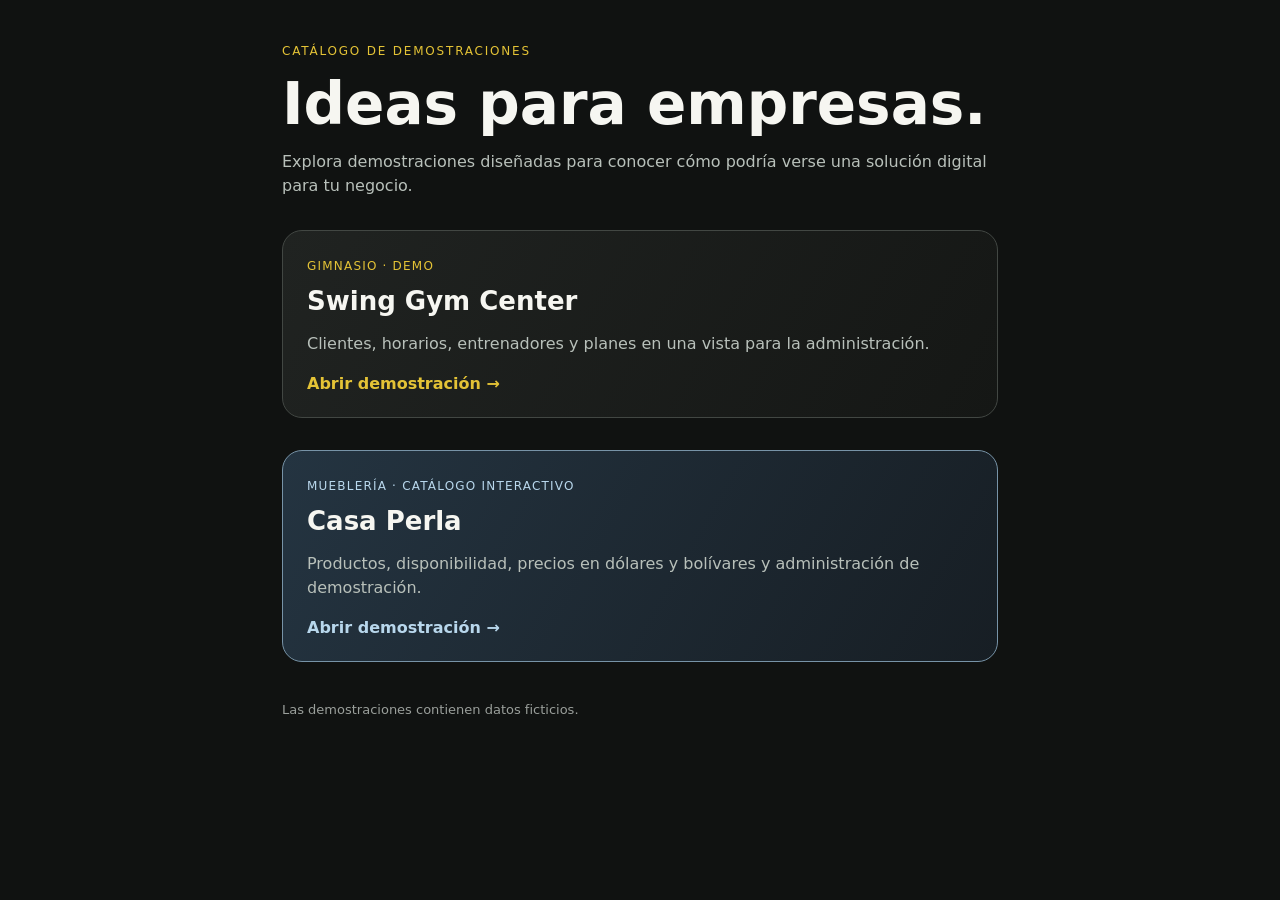
<file: index.html>
<!doctype html>
<html lang="es">
<head>
<meta charset="utf-8">
<meta name="viewport" content="width=device-width,initial-scale=1">
<title>Demostraciones para empresas</title>
<style>*{box-sizing:border-box}
body{margin:0;background:#101211;color:#f6f6f1;font-family:system-ui,sans-serif}
main{max-width:760px;margin:auto;padding:44px 22px}
.eyebrow{color:#e4c336;text-transform:uppercase;letter-spacing:.15em;font-size:12px}
h1{font-size:clamp(34px,9vw,58px);line-height:1.04;margin:16px 0}
p{color:#b8c0ba;line-height:1.5}
.card{display:block;margin-top:32px;border:1px solid #424743;border-radius:20px;padding:24px;color:inherit;text-decoration:none;background:linear-gradient(120deg,#202321,#151715)}
.card:hover,.card:focus-visible{border-color:#e4c336;outline:none}
.label{color:#e4c336;font-size:12px;letter-spacing:.1em;text-transform:uppercase}
.title{font-size:26px;font-weight:750;margin:12px 0 6px}
.link{display:block;color:#e4c336;margin-top:18px;font-weight:700}
footer{color:#9a9f9b;font-size:13px;margin-top:40px}
</style>
</head>
<body>
<main>
<div class="eyebrow">Catálogo de demostraciones</div>
<h1>Ideas para empresas.</h1>
<p>Explora demostraciones diseñadas para conocer cómo podría verse una solución digital para tu negocio.</p>
<a class="card" href="swing-gym-center/">
<span class="label">Gimnasio · Demo</span>
<div class="title">Swing Gym Center</div>
<p>Clientes, horarios, entrenadores y planes en una vista para la administración.</p>
<span class="link">Abrir demostración →</span>
</a>
<a class="card" href="muebleria-demo/" style="border-color:#7793a7;background:linear-gradient(120deg,#243441,#171e24)">
<span class="label" style="color:#b8d7ec">Mueblería · Catálogo interactivo</span>
<div class="title">Casa Perla</div>
<p>Productos, disponibilidad, precios en dólares y bolívares y administración de demostración.</p>
<span class="link" style="color:#b8d7ec">Abrir demostración →</span>
</a>
<footer>Las demostraciones contienen datos ficticios.</footer>
</main>
</body>
</html>
</file>
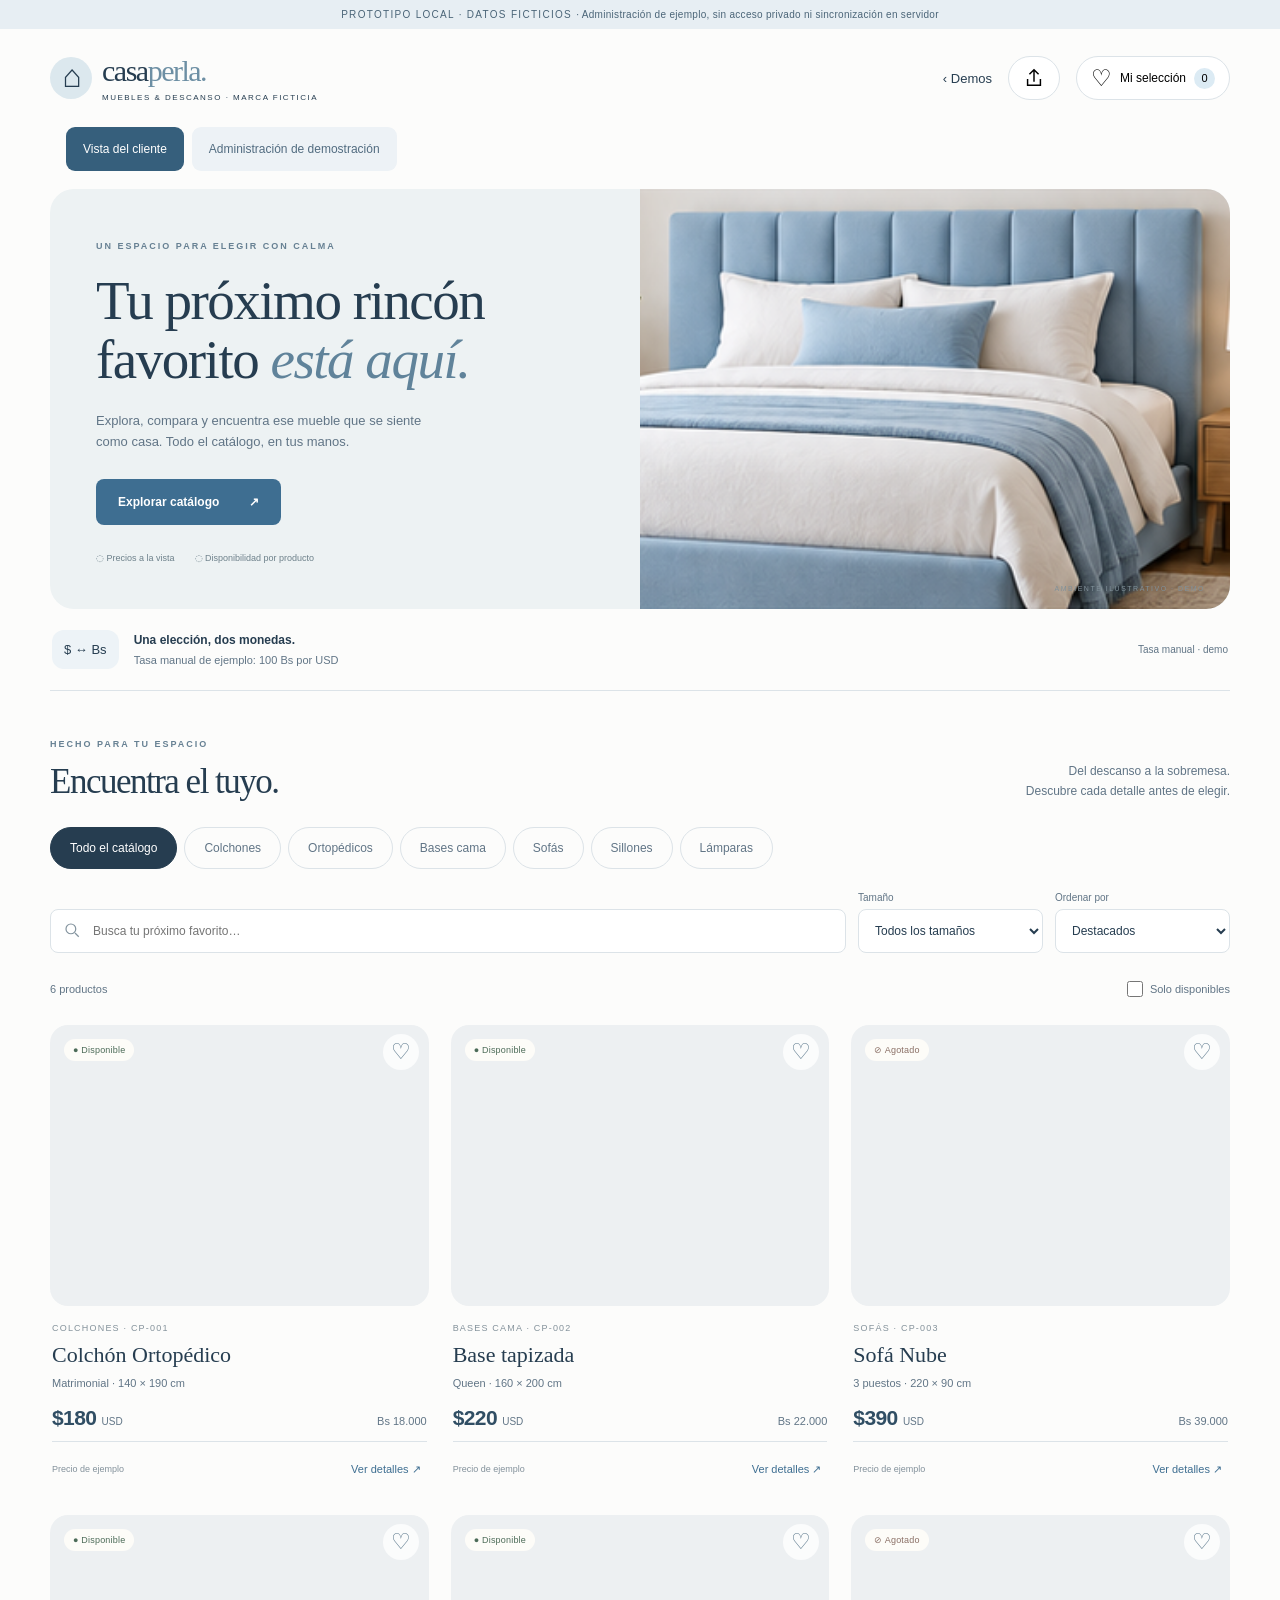
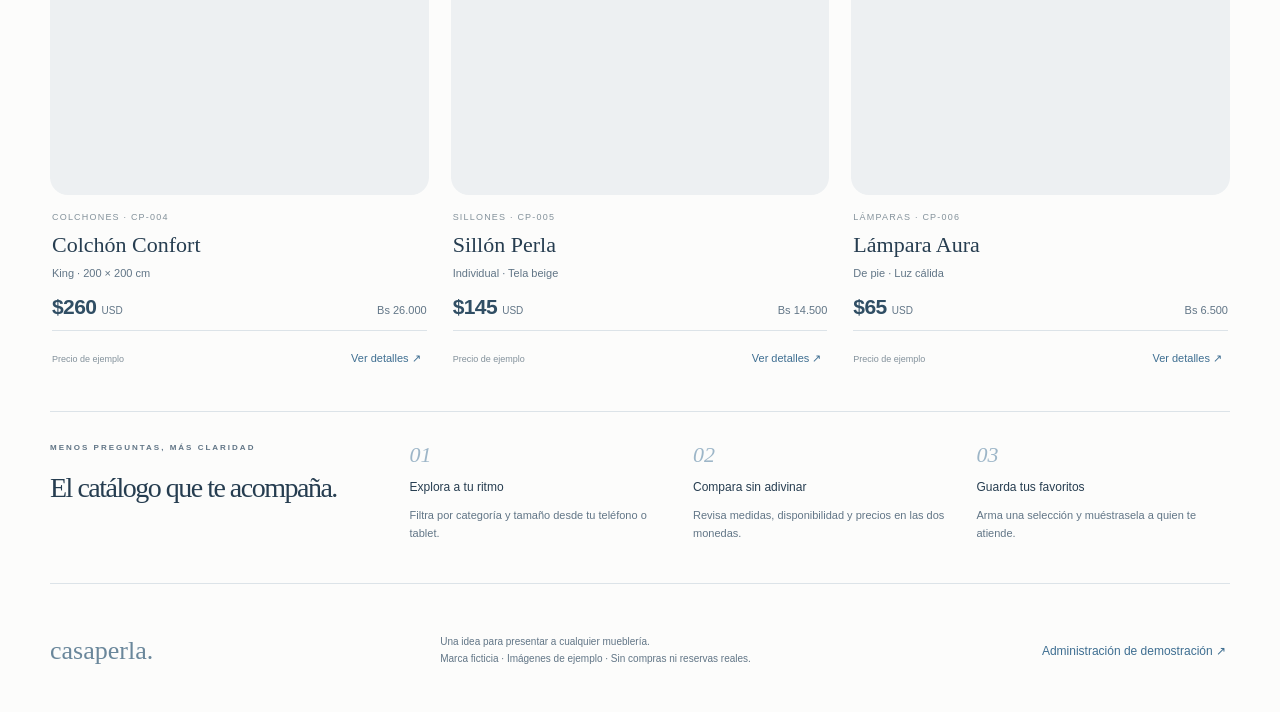
<file: muebleria-demo/index.html>
<!doctype html>
<html lang="es"><head><meta charset="utf-8"><meta name="viewport" content="width=device-width,initial-scale=1"><meta name="theme-color" content="#f7f8fa"><meta name="description" content="Demostración de catálogo digital para mueblerías: productos, disponibilidad y precios de ejemplo."><title>Casa Perla · Catálogo de demostración</title><link rel="stylesheet" href="styles.css"><link rel="stylesheet" href="admin.css"><link rel="stylesheet" href="responsive.css"></head>
<body id="top"><svg width="0" height="0" aria-hidden="true" style="position:absolute"><defs><image id="product-sheet" href="product-sheet.png" width="887" height="1774"/></defs></svg><div class="demo-ribbon">PROTOTIPO LOCAL · DATOS FICTICIOS <span>· Administración de ejemplo, sin acceso privado ni sincronización en servidor</span></div>
<header class="header"><a class="brand" href="#top" aria-label="Casa Perla, inicio"><span class="brand-icon" aria-hidden="true">⌂</span><span>casa<span class="brand-perla">perla.</span><small>MUEBLES & DESCANSO · MARCA FICTICIA</small></span></a><nav aria-label="Navegación principal"><a href="../" class="catalog-back">‹ Demos</a><button id="share-catalog" class="icon-button" aria-label="Compartir catálogo"><svg viewBox="0 0 24 24" aria-hidden="true"><path d="M12 16V3m-5 5 5-5 5 5M5 13v7h14v-7"/></svg></button><button id="favorites" class="favorite-nav" aria-pressed="false"><span aria-hidden="true">♡</span> <span class="favorites-label">Mi selección</span><span id="favorite-count">0</span></button></nav></header>
<div class="mode-bar"><button id="mode-catalog" aria-pressed="true">Vista del cliente</button><button id="mode-admin" aria-pressed="false">Administración de demostración</button></div><div id="save-status" role="status" class="save-status"></div>
<main id="client-view"><section class="hero" aria-labelledby="hero-title"><div class="hero-copy"><p class="eyebrow">UN ESPACIO PARA ELEGIR CON CALMA</p><h1 id="hero-title">Tu próximo rincón<br>favorito <em>está aquí.</em></h1><p>Explora, compara y encuentra ese mueble que se siente como casa. Todo el catálogo, en tus manos.</p><a class="primary" href="#catalogo">Explorar catálogo <span aria-hidden="true">↗</span></a><div class="hero-tags"><span>◌ Precios a la vista</span><span>◌ Disponibilidad por producto</span></div></div><div class="hero-scene" id="hero-scene" aria-hidden="true"></div><span class="scene-caption">AMBIENTE ILUSTRATIVO · DEMO</span></section>
<section class="rate-bar" aria-label="Conversión de moneda"><div><span class="currency-icon" aria-hidden="true">$ ↔ Bs</span><div><strong>Una elección, dos monedas.</strong><p id="rate-summary">Tasa de ejemplo: 100 Bs por USD</p></div></div><span class="manual-rate-note">Tasa manual · demo</span></section>

<section id="catalogo" class="catalog-section" aria-labelledby="catalog-title"><div class="section-intro"><div><p class="eyebrow">HECHO PARA TU ESPACIO</p><h2 id="catalog-title">Encuentra el tuyo.</h2></div><p>Del descanso a la sobremesa.<br>Descubre cada detalle antes de elegir.</p></div>
<div class="category-tabs" role="group" aria-label="Categorías"><button data-category="all" aria-pressed="true">Todo el catálogo</button><button data-category="colchones" aria-pressed="false">Colchones</button><button data-category="ortopedicos" aria-pressed="false">Ortopédicos</button><button data-category="bases" aria-pressed="false">Bases cama</button><button data-category="sofas" aria-pressed="false">Sofás</button><button data-category="sillones" aria-pressed="false">Sillones</button><button data-category="lamparas" aria-pressed="false">Lámparas</button></div>
<div class="filters"><div class="search-wrap"><svg viewBox="0 0 24 24" aria-hidden="true"><circle cx="10.5" cy="10.5" r="6.5"/><path d="m16 16 5 5"/></svg><label class="sr-only" for="search">Buscar producto</label><input id="search" type="search" placeholder="Busca tu próximo favorito…" maxlength="100"></div><div><label for="size">Tamaño</label><select id="size"><option value="all">Todos los tamaños</option>Individual</option><option>Matrimonial</option><option>Queen</option><option>King</option><option value="na">Otros muebles</option></select></div><div><label for="sort">Ordenar por</label><select id="sort"><option value="featured">Destacados</option><option value="price-asc">Menor precio</option><option value="price-desc">Mayor precio</option></select></div></div>
<div class="results-line"><p id="result-count" aria-live="polite"></p><label class="availability-toggle"><input type="checkbox" id="only-stock"> Solo disponibles</label></div><div id="selection-bar" class="selection-bar" hidden><p id="selection-total"></p><button id="clear-selection" class="text-button">Vaciar selección</button><button id="print-selection" class="text-button">Imprimir selección ↗</button></div><div id="products" class="products"></div><nav class="pager" id="product-pager" aria-label="Páginas de productos"><button id="previous-page" aria-label="Página anterior">‹ Anterior</button><p id="page-label" aria-live="polite"></p><button id="next-page" aria-label="Página siguiente">Siguiente ›</button></nav><div id="empty" class="empty" hidden><span aria-hidden="true">⌕</span><h3>No encontramos esa combinación.</h3><p>Prueba otra categoría, tamaño o nombre.</p><button id="reset" class="primary">Ver todo el catálogo</button></div>
</section><section class="how-it-works"><div><p class="eyebrow">MENOS PREGUNTAS, MÁS CLARIDAD</p><h2>El catálogo que te acompaña.</h2></div><div><span>01</span><h3>Explora a tu ritmo</h3><p>Filtra por categoría y tamaño desde tu teléfono o tablet.</p></div><div><span>02</span><h3>Compara sin adivinar</h3><p>Revisa medidas, disponibilidad y precios en las dos monedas.</p></div><div><span>03</span><h3>Guarda tus favoritos</h3><p>Arma una selección y muéstrasela a quien te atiende.</p></div></section>
<footer><a class="footer-brand" href="#top">casaperla.</a><p>Una idea para presentar a cualquier mueblería.<br>Marca ficticia · Imágenes de ejemplo · Sin compras ni reservas reales.</p><button id="footer-admin" class="text-button">Administración de demostración ↗</button></footer></main>
<main id="admin-view" hidden><div class="admin-intro"><div><p class="eyebrow">ADMINISTRACIÓN → PRODUCTOS</p><h1>Tu catálogo, al día.</h1><p>Busca el artículo y cambia su disponibilidad. La vista del cliente se actualiza con el mismo registro.</p></div><button id="view-catalog" class="primary">Ver catálogo del cliente ↗</button></div><div class="owner-note"><strong>Esta es una demostración sin contraseña.</strong> Los cambios son de prueba y se conservan solo en este navegador si permite guardar. No se actualizan los teléfonos de otros clientes. La versión real necesitará acceso privado y almacenamiento compartido.</div>
<section class="owner-rate"><div><strong>Tasa de conversión</strong><p>Actualiza una sola tasa y recalcula todos los precios en bolívares.</p></div><button id="edit-rate" class="text-button" aria-expanded="false" aria-controls="rate-form">Editar tasa ↗</button></section><form id="rate-form" class="rate-form" hidden><div><label for="rate">Tasa de conversión · Bs por USD</label><input id="rate" type="number" min="0.01" max="1000000" step="0.01" value="100" required inputmode="decimal"></div><button class="primary" type="submit">Aplicar tasa</button><p>No se consulta una tasa oficial. El valor es manual y se usa solo para esta demostración.</p></form><div class="admin-stats"><div><strong id="admin-total">6</strong><span>Productos</span></div><div><strong id="admin-available">4</strong><span>Disponibles</span></div><div><strong id="admin-out">2</strong><span>Agotados</span></div></div><div class="admin-toolbar"><div><label for="admin-search">Buscar producto o código</label><input id="admin-search" type="search" placeholder="Ej. lámpara o CP-006"></div><div><label for="admin-filter">Disponibilidad</label><select id="admin-filter"><option value="all">Todos</option><option value="available">Disponibles</option><option value="out">Agotados</option></select></div></div><div id="admin-list" class="admin-list"></div><nav class="pager" id="admin-pager" aria-label="Páginas administrativas"><button id="admin-previous">‹ Anterior</button><p id="admin-page-label" aria-live="polite"></p><button id="admin-next">Siguiente ›</button></nav><p id="admin-empty" class="empty" hidden>No hay productos que coincidan con la búsqueda.</p>
<details class="owner-extras"><summary>Historial y copias de seguridad</summary><section class="admin-bottom"><div><h2>Cambios recientes</h2><p class="muted">Historial local de esta demostración.</p><div id="history"></div></div><div><h2>Copia de tus cambios</h2><p class="muted">Descarga un respaldo antes de cambiar de navegador o borrar sus datos. Restaurarlo reemplaza los registros de este prototipo.</p><button id="backup" class="primary">Descargar respaldo</button><label for="restore" class="restore-label">Restaurar respaldo JSON<input id="restore" type="file" accept=".json,application/json"></label></div></section></details></main>
<dialog id="editor" aria-labelledby="editor-title"><form id="edit-product"><div class="editor-top"><p class="eyebrow">EDITAR PRODUCTO DE EJEMPLO</p><button type="button" id="cancel-edit-top" class="close-button" aria-label="Cerrar edición">×</button><h2 id="editor-title"></h2><p id="editing-code" class="muted"></p></div><input id="edit-id" type="hidden"><label for="edit-name">Nombre del producto</label><input id="edit-name" maxlength="80" required><div class="edit-grid"><div><label for="edit-price">Precio en dólares (USD)</label><input id="edit-price" type="number" min="0.01" max="1000000" step="0.01" required inputmode="decimal"></div><div><label for="edit-state">Disponibilidad</label><select id="edit-state"><option value="available">Disponible</option><option value="out">Agotado</option></select></div></div><p class="edit-help">El precio en bolívares se calcula con la tasa manual del catálogo. Un producto agotado permanece visible y no se elimina.</p><p id="edit-error" role="alert"></p><div class="editor-actions"><button type="button" id="cancel-edit" class="text-button">Cancelar</button><button type="submit" class="primary">Guardar cambios</button></div></form></dialog>
<dialog id="detail" aria-labelledby="detail-title"><button id="close-detail" class="close-button" aria-label="Cerrar ficha">×</button><div id="detail-content"></div></dialog><div id="toast" class="toast" role="status" aria-live="polite"></div>
<script src="app.js"></script></body></html>
</file>
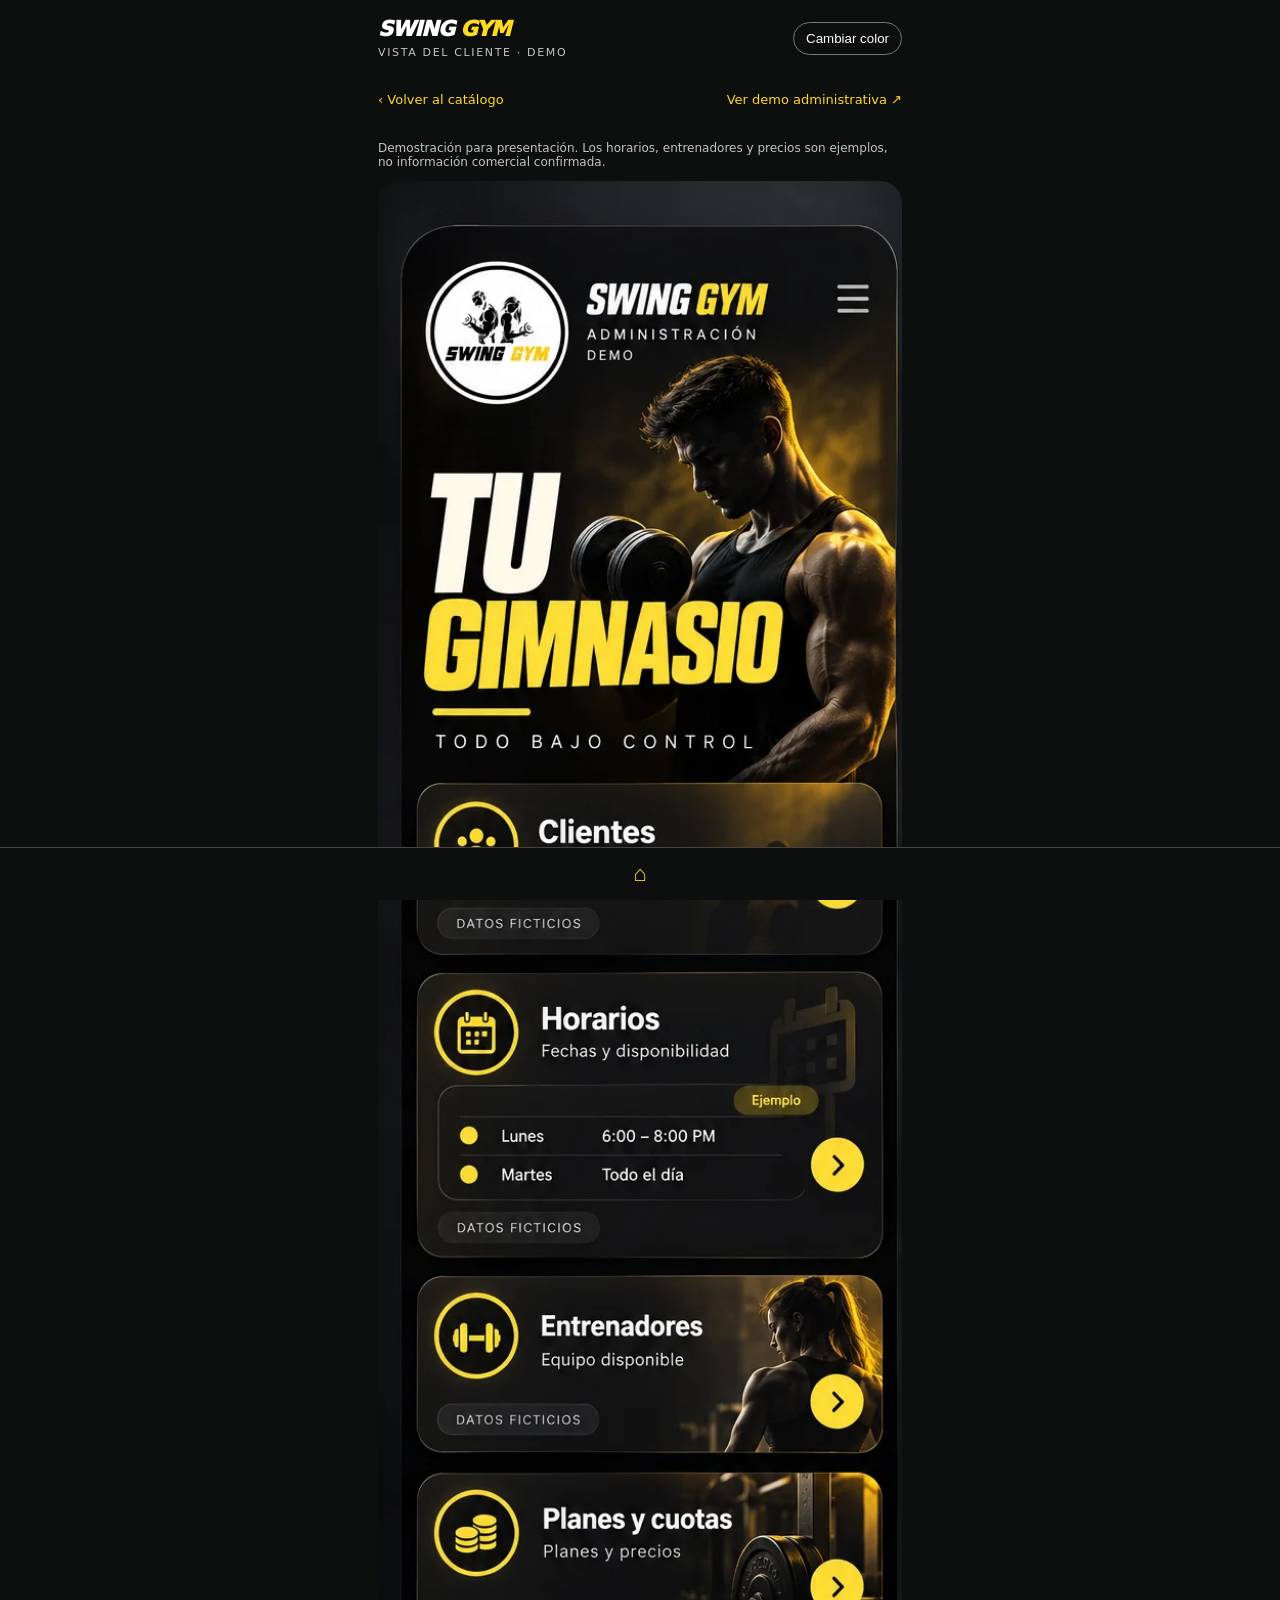
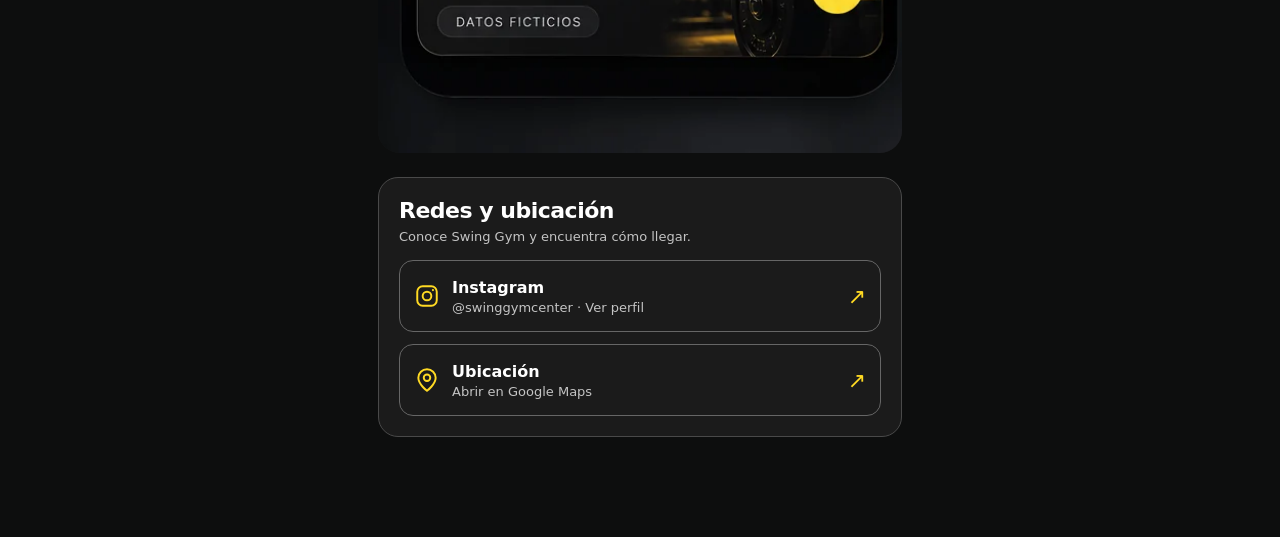
<file: swing-gym-center/index.html>
<!doctype html>
<html lang="es">
<head>
<meta charset="utf-8">
<meta name="viewport" content="width=device-width,initial-scale=1">
<meta name="theme-color" content="#101112">
<title>Swing Gym · Vista del cliente</title>
<style>
*{box-sizing:border-box}body{margin:0;background:#0d0e0e;color:#fff;font-family:system-ui,sans-serif;--accent:#ffda23;--card:#1b1b1b;--ink:#fff;--muted:#c4c4c4;--bg:#0d0e0e}body.verde{--accent:#b6d1a8;--card:#153d36;--ink:#fff;--muted:#c5d8d2;--bg:#09241f;background:var(--bg)}main{max-width:560px;margin:auto;padding:0 18px 100px}.bar{display:flex;align-items:center;justify-content:space-between;padding:17px 0}.brand{font-size:21px;font-weight:950;font-style:italic;letter-spacing:-1px}.brand em{color:var(--accent)}.pill{font-size:11px;color:var(--muted);letter-spacing:.15em}.switch{border:1px solid #777;color:var(--ink);background:transparent;border-radius:20px;padding:8px 12px;cursor:pointer}.visual{position:relative;width:100%;aspect-ratio:1/3;border-radius:22px;overflow:hidden;background:#181818}.visual img{display:block;position:absolute;top:0;left:0;width:200%;max-width:none;height:auto}.verde .visual img{left:-100%}.hero-label{font-size:12px;color:var(--muted);letter-spacing:.18em;margin:24px 0 6px}.heading{font-size:28px;letter-spacing:-1px;margin:0 0 18px}.grid{display:grid;gap:12px}.tile{display:flex;gap:16px;align-items:center;text-align:left;width:100%;background:linear-gradient(120deg,var(--card),#262625);color:var(--ink);border:1px solid #4a4a45;border-radius:20px;padding:19px;cursor:pointer}.verde .tile{background:linear-gradient(120deg,var(--card),#246055)}.icon{border:2px solid var(--accent);color:var(--accent);height:52px;width:52px;display:grid;place-items:center;border-radius:50%;font-size:24px;flex:none}.tile strong{font-size:20px;display:block}.tile small{color:var(--muted);font-size:13px}.arrow{margin-left:auto;background:var(--accent);color:#121212;border-radius:50%;width:38px;height:38px;display:grid;place-items:center;font-size:25px}.note{color:var(--muted);font-size:12px}.row{padding:16px 0;border-bottom:1px solid #555;display:flex;justify-content:space-between;gap:10px}.row strong{display:block}.row small{color:var(--muted)}.badge{color:var(--accent);font-size:13px;white-space:nowrap}.back{background:transparent;border:0;color:var(--accent);font-size:18px;padding:18px 0;cursor:pointer}.panel{background:var(--card);border:1px solid #494949;border-radius:20px;padding:20px}.day{width:100%;background:#252525;color:white;border:1px solid #777;border-radius:12px;padding:13px;font-size:15px;margin:6px 0}.verde .day{background:#163c35}.nav{position:fixed;bottom:0;left:0;width:100%;background:var(--bg);border-top:1px solid #444;padding:12px;text-align:center}.nav button{background:none;border:0;color:var(--accent);font-size:22px;cursor:pointer}button:focus-visible,select:focus-visible{outline:3px solid var(--accent)}@media(max-width:380px){.bar{gap:12px}.switch{padding:8px 10px}}

/* La portada es una imagen compuesta: mostramos un solo panel y activamos sus zonas táctiles. */
.visual-hit,.visual-menu-trigger{position:absolute;display:block;z-index:2;border:0;background:transparent;padding:0;cursor:pointer}
.visual-hit{left:5%;width:90%}
.hit-clients{top:38.3%;height:11.2%}
.hit-schedule{top:50.4%;height:18.2%}
.hit-coaches{top:69.6%;height:11.5%}
.hit-plans{top:82.1%;height:12%}
.visual-menu-trigger{top:4.5%;right:4%;width:12%;height:6%}
.visual-hit:focus-visible,.visual-menu-trigger:focus-visible{outline:3px solid var(--accent);outline-offset:-3px;border-radius:14px}
.visual-menu-list{position:absolute;top:11%;right:4%;z-index:3;display:grid;gap:5px;width:min(65%,260px);padding:10px;border:1px solid #747a70;border-radius:16px;background:var(--bg);box-shadow:0 12px 30px #0009}
.visual-menu-list[hidden]{display:none}
.visual-menu-list button{padding:13px 10px;text-align:left;border:1px solid #505a51;border-radius:10px;background:var(--card);color:var(--ink);font:inherit}
.visual-menu-list button:focus-visible{outline:3px solid var(--accent)}
.catalog-link{display:inline-flex;align-items:center;min-height:44px;margin:0 0 8px;color:var(--accent);font-size:13px;text-decoration:none}.catalog-link:hover{text-decoration:underline}.catalog-link:focus-visible{outline:3px solid var(--accent);outline-offset:3px}

.social-section{margin-top:24px;padding:20px;background:var(--card);border:1px solid #494949;border-radius:20px}
.social-section h2{margin:0 0 6px;font-size:22px;letter-spacing:-.5px}
.social-section>p{margin:0 0 16px;color:var(--muted);font-size:13px}
.social-links{display:grid;gap:12px}
.social-link{display:flex;align-items:center;gap:12px;min-height:72px;padding:14px;border:1px solid #666;border-radius:14px;color:var(--ink);text-decoration:none;overflow-wrap:anywhere}
.social-link:hover{border-color:var(--accent)}
.social-link:focus-visible{outline:3px solid var(--accent);outline-offset:3px}
.social-link svg{width:26px;height:26px;flex:none;color:var(--accent)}
.social-link strong{display:block;font-size:16px}
.social-link small{display:block;color:var(--muted);font-size:13px;margin-top:3px}
.social-link .external-arrow{margin-left:auto;color:var(--accent);font-size:22px;flex:none}
</style>
</head>
<body>
<main>
<header class="bar">
<div>
<div class="brand">SWING <em>GYM</em>
</div>
<span class="pill">VISTA DEL CLIENTE · DEMO</span>
</div>
<button class="switch" id="theme">Cambiar color</button>
</header>
<a class="catalog-link" href="../">‹ Volver al catálogo</a>
<a class="catalog-link" href="admin.html" style="float:right">Ver demo administrativa ↗</a>
<p class="note">Demostración para presentación. Los horarios, entrenadores y precios son ejemplos, no información comercial confirmada.</p>
<div id="app">
</div>

<section class="social-section" aria-labelledby="social-title">
<h2 id="social-title">Redes y ubicación</h2>
<p>Conoce Swing Gym y encuentra cómo llegar.</p>
<div class="social-links">
<a class="social-link" href="https://www.instagram.com/swinggymcenter?vrfl=OWRlbHhrZjFyamN1" target="_blank" rel="noopener noreferrer" aria-label="Ver Instagram de Swing Gym, abre en una nueva pestaña">
<svg viewBox="0 0 24 24" fill="none" stroke="currentColor" stroke-width="1.8" aria-hidden="true"><rect x="3" y="3" width="18" height="18" rx="5"/><circle cx="12" cy="12" r="4"/><circle cx="17.5" cy="6.5" r="1" fill="currentColor" stroke="none"/></svg>
<span><strong>Instagram</strong><small>@swinggymcenter · Ver perfil</small></span><span class="external-arrow" aria-hidden="true">↗</span>
</a>
<a class="social-link" href="https://maps.app.goo.gl/sv69A3me9t3AqANJA" target="_blank" rel="noopener noreferrer" aria-label="Ver ubicación de Swing Gym en Google Maps, abre en una nueva pestaña">
<svg viewBox="0 0 24 24" fill="none" stroke="currentColor" stroke-width="1.8" aria-hidden="true"><path d="M20 10c0 6-8 12-8 12S4 16 4 10a8 8 0 1 1 16 0Z"/><circle cx="12" cy="10" r="3"/></svg>
<span><strong>Ubicación</strong><small>Abrir en Google Maps</small></span><span class="external-arrow" aria-hidden="true">↗</span>
</a>
</div>
</section>
</main>
<nav class="nav">
<button id="home" aria-label="Volver al inicio">⌂</button>
</nav>
<script>
const art='gym-visual.webp';const app=document.querySelector('#app');const theme=document.querySelector('#theme');theme.onclick=()=>{document.body.classList.toggle('verde');theme.textContent=document.body.classList.contains('verde')?'Colores del gym':'Cambiar color'};document.querySelector('#home').onclick=home;
const data={clientes:[['Bienvenido a Swing Gym','Explora los planes y horarios de demostración.','01'],['Encuentra tu plan','Compara las opciones en Planes y cuotas.','02'],['Conoce el gimnasio','Consulta Instagram y la ubicación al final de esta página.','03']],entrenadores:[['Carlos R.','Fuerza · Lunes y martes','Disponible'],['Laura M.','Baile · Miércoles y viernes','Disponible'],['Pedro G.','Funcional · Consultar horario','Ocupado']],planes:[['Mensual','30 días','USD 35'],['Pareja','30 días · 2 personas','USD 60'],['Por visita','Acceso por un día','USD 5']]};
const pages=['clientes','horarios','entrenadores','planes'];
function currentPage(){const page=location.hash.slice(1);return pages.includes(page)?page:'inicio';}
function renderRoute(){const page=currentPage();if(page==='inicio')renderHome();else renderPage(page);}
function navigate(page){if(currentPage()!==page){history.pushState(null,'',page==='inicio'?location.pathname+location.search:'#'+page);}renderRoute();}
function home(){navigate('inicio');}
function openPage(page){if(pages.includes(page))navigate(page);}
window.addEventListener('popstate',renderRoute);
function renderHome(){
  app.innerHTML = `<section class="visual" aria-label="Panel principal de Swing Gym">
    <img src="${art}" alt="Portada de Swing Gym con cuatro módulos: Clientes, Horarios, Entrenadores, y Planes y cuotas">
    <button class="visual-hit hit-clients" data-page="clientes" aria-label="Abrir Clientes"></button>
    <button class="visual-hit hit-schedule" data-page="horarios" aria-label="Abrir Horarios"></button>
    <button class="visual-hit hit-coaches" data-page="entrenadores" aria-label="Abrir Entrenadores"></button>
    <button class="visual-hit hit-plans" data-page="planes" aria-label="Abrir Planes y cuotas"></button>
    <button class="visual-menu-trigger" id="visualMenuTrigger" aria-label="Abrir menú de secciones" aria-expanded="false" aria-controls="visualMenu"></button>
    <div class="visual-menu-list" id="visualMenu" hidden>
      <button data-page="clientes">Clientes</button>
      <button data-page="horarios">Horarios</button>
      <button data-page="entrenadores">Entrenadores</button>
      <button data-page="planes">Planes y cuotas</button>
    </div>
  </section>`;
  app.querySelectorAll("[data-page]").forEach(button=>button.addEventListener("click",()=>openPage(button.dataset.page)));
  const trigger=app.querySelector("#visualMenuTrigger");
  const menu=app.querySelector("#visualMenu");
  trigger.addEventListener("click",()=>{menu.hidden=!menu.hidden;trigger.setAttribute("aria-expanded",String(!menu.hidden));});
  window.scrollTo(0,0);
}
function renderPage(p){const titles={clientes:'Información para clientes',horarios:'Horarios y disponibilidad',entrenadores:'Entrenadores',planes:'Planes y cuotas'};app.innerHTML=`<button class="back">‹ Inicio</button>
<p class="hero-label">SWING GYM · DEMO</p>
<h1 class="heading">${titles[p]}</h1>
<p class="note">Toda la información es ficticia.</p>
<div class="panel" id="content">
</div>`;app.querySelector('.back').onclick=home;let c=document.querySelector('#content');if(p==='horarios'){const schedule={'Lunes':'6:00–8:00 PM','Martes':'Todo el día','Miércoles':'8:00–11:00 AM','Jueves':'Sin disponibilidad','Viernes':'2:00–5:00 PM'};c.innerHTML=`<label for="fecha">Selecciona una fecha</label>
<input type="date" class="day" id="fecha">
<p class="note">Disponibilidad de ejemplo por día</p>
<div id="list">${Object.entries(schedule).map(([a,b])=>`<div class="row">
<strong>${a}</strong>
<span class="badge">${b}</span>
</div>`).join('')}</div>`;c.querySelector('#fecha').onchange=e=>{if(!e.target.value){c.querySelector('#list').innerHTML=Object.entries(schedule).map(([day,time])=>`<div class="row"><strong>${day}</strong><span class="badge">${time}</span></div>`).join('');return;}const d=new Date(e.target.value+'T12:00:00');const days=['Domingo','Lunes','Martes','Miércoles','Jueves','Viernes','Sábado'];let name=days[d.getDay()];c.querySelector('#list').innerHTML=`<div class="row">
<strong>${name}</strong>
<span class="badge">${schedule[name]||'Sin datos de ejemplo'}</span>
</div>`}}else c.innerHTML=data[p].map(x=>`<div class="row">
<div>
<strong>${x[0]}</strong>
<small>${x[1]}</small>
</div>
<span class="badge">${x[2]}</span>
</div>`).join('');window.scrollTo(0,0)}renderRoute();
</script>
</body>
</html>
</file>
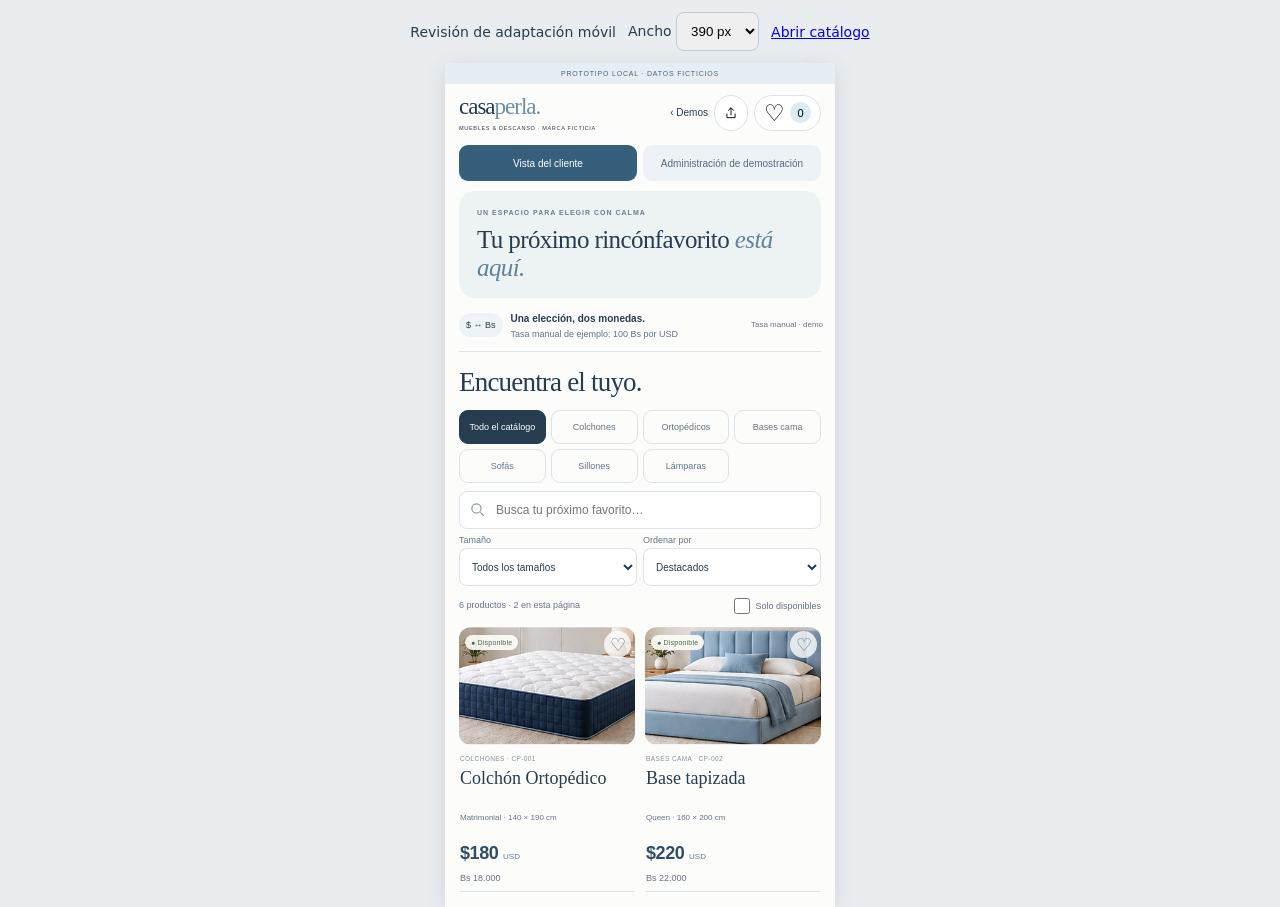
<file: muebleria-demo/qa.html>
<!doctype html><html lang="es"><head><meta charset="utf-8"><meta name="viewport" content="width=device-width,initial-scale=1"><title>Revisión de adaptación móvil · Casa Perla</title><style>*{box-sizing:border-box}body{margin:0;background:#e9edf0;color:#263d50;font:14px system-ui}header{padding:12px;display:flex;align-items:center;gap:12px;justify-content:center;flex-wrap:wrap}select{padding:10px;border-radius:8px;border:1px solid #bdccd6}iframe{display:block;background:white;max-width:100%;margin:auto;border:0;box-shadow:0 4px 20px #33445522}p{margin:0}</style></head><body><header><p>Revisión de adaptación móvil</p><label>Ancho <select id="width"><option value="320">320 px</option><option value="390" selected>390 px</option><option value="430">430 px</option><option value="768">768 px</option></select></label><a href="./">Abrir catálogo</a></header><iframe id="mobile-preview" title="Catálogo en pantalla móvil" src="./" width="390" height="844"></iframe><script>document.getElementById('width').onchange=e=>document.getElementById('mobile-preview').width=e.target.value;</script></body></html>
</file>
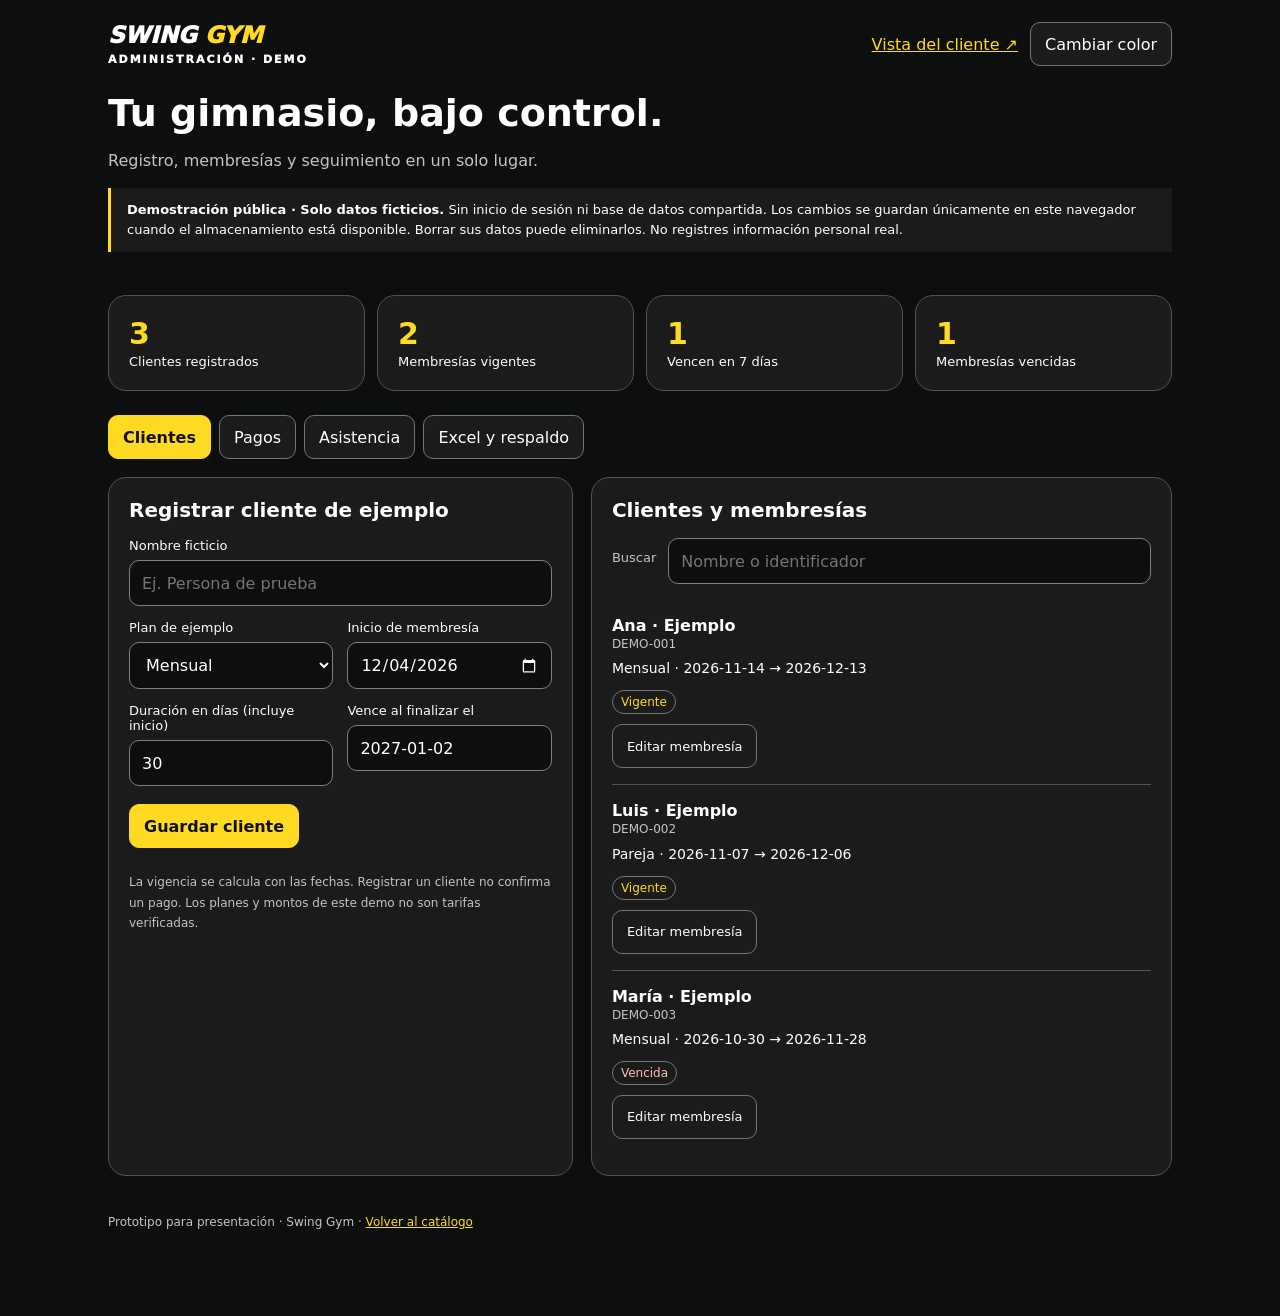
<file: swing-gym-center/admin.html>
<!doctype html>
<html lang="es"><head><meta charset="utf-8"><meta name="viewport" content="width=device-width,initial-scale=1"><meta name="theme-color" content="#101112"><title>Swing Gym · Administración de demostración</title>
<style>
*{box-sizing:border-box}body{margin:0;background:var(--bg);color:#fff;font-family:system-ui,sans-serif;--bg:#0d0e0e;--card:#1b1b1b;--accent:#ffda23;--muted:#c4c4c4}body.verde{--bg:#09241f;--card:#153d36;--accent:#b6d1a8;--muted:#c5d8d2}main{max-width:1100px;margin:auto;padding:22px 18px 60px}header,.actions{display:flex;align-items:center;justify-content:space-between;gap:12px;flex-wrap:wrap}.brand{font-size:23px;font-style:italic;font-weight:950}.brand span,a{color:var(--accent)}a{display:inline-flex;align-items:center;min-height:44px}h1{font-size:clamp(26px,5vw,38px);margin:25px 0 8px}h2{font-size:20px;margin:0 0 16px}.muted,small{color:var(--muted)}.notice{border-left:3px solid var(--accent);padding:12px 16px;background:var(--card);line-height:1.55;font-size:13px;margin:18px 0}.stats{display:grid;grid-template-columns:repeat(4,1fr);gap:12px}.stat,.panel{background:var(--card);border:1px solid #51554d;border-radius:18px;padding:20px}.stat strong{display:block;font-size:30px;color:var(--accent)}.stat span{font-size:13px}.tabs{display:flex;gap:8px;flex-wrap:wrap;margin:24px 0 18px}button,.file-button{font:inherit;cursor:pointer;background:var(--card);color:#fff;border:1px solid #72776c;border-radius:10px;padding:11px 14px;min-height:44px}button[aria-pressed="true"],button.primary{background:var(--accent);color:#111;border-color:var(--accent);font-weight:700}button:focus-visible,a:focus-visible,input:focus-visible,select:focus-visible{outline:3px solid var(--accent);outline-offset:3px}input,select{width:100%;font:inherit;background:var(--bg);color:#fff;border:1px solid #7e817a;padding:12px;border-radius:10px;min-height:46px;color-scheme:dark}label{display:block;font-size:13px;margin-bottom:7px}.fields{display:grid;grid-template-columns:repeat(2,minmax(0,1fr));gap:14px}.fields .wide{grid-column:1/-1}.layout{display:grid;grid-template-columns:minmax(0,1fr) minmax(0,1.25fr);gap:18px}.record{padding:16px 0;border-bottom:1px solid #51554d;overflow-wrap:anywhere}.record:last-child{border-bottom:0}.record strong{display:block}.record p{margin:6px 0;font-size:14px}.record small{display:block;font-size:12px;line-height:1.6}.record button{margin-top:10px;font-size:13px}.tag{display:inline-block;padding:4px 8px;border:1px solid #777;border-radius:20px;font-size:12px;margin-top:8px}.active{color:var(--accent)}.expired{color:#ffc0ad}.toolbar{display:flex;gap:12px;align-items:center;flex-wrap:wrap;margin:16px 0}.toolbar input{flex:1;min-width:150px}#feedback{line-height:1.6;font-size:14px;min-height:25px;color:var(--accent)}[hidden]{display:none!important}.empty{color:var(--muted);line-height:1.6}form button{margin-top:18px}.export-grid{display:grid;gap:12px}.file-button{display:block;text-align:center}.export-grid input{margin-top:10px}.foot{font-size:12px;color:var(--muted);margin-top:24px;line-height:1.7}@media(max-width:760px){.layout{grid-template-columns:1fr}.stats{grid-template-columns:repeat(2,1fr)}}@media(max-width:380px){.fields{grid-template-columns:1fr}.panel{padding:16px}.tabs button{flex:1}}
</style></head><body><main>
<header><div class="brand">SWING <span>GYM</span><div style="font-size:11px;font-style:normal;letter-spacing:2px;margin-top:5px">ADMINISTRACIÓN · DEMO</div></div><div class="actions"><a href="./">Vista del cliente ↗</a><button id="theme">Cambiar color</button></div></header>
<h1>Tu gimnasio, bajo control.</h1><p class="muted">Registro, membresías y seguimiento en un solo lugar.</p>
<div class="notice"><strong>Demostración pública · Solo datos ficticios.</strong> Sin inicio de sesión ni base de datos compartida. Los cambios se guardan únicamente en este navegador cuando el almacenamiento está disponible. Borrar sus datos puede eliminarlos. No registres información personal real.</div>
<div id="feedback" role="status" aria-live="polite"></div><section class="stats" aria-label="Resumen"><div class="stat"><strong id="total">0</strong><span>Clientes registrados</span></div><div class="stat"><strong id="active">0</strong><span>Membresías vigentes</span></div><div class="stat"><strong id="soon">0</strong><span>Vencen en 7 días</span></div><div class="stat"><strong id="expired">0</strong><span>Membresías vencidas</span></div></section>
<nav class="tabs" aria-label="Secciones administrativas"><button data-tab="clientes" aria-pressed="true">Clientes</button><button data-tab="pagos" aria-pressed="false">Pagos</button><button data-tab="asistencia" aria-pressed="false">Asistencia</button><button data-tab="exportar" aria-pressed="false">Excel y respaldo</button></nav>
<section id="clientes" class="view"><div class="layout"><div class="panel"><h2 id="form-title">Registrar cliente de ejemplo</h2><form id="client-form"><input id="editing" type="hidden"><div class="fields"><div class="wide"><label for="name">Nombre ficticio</label><input id="name" maxlength="80" required placeholder="Ej. Persona de prueba"></div><div><label for="plan">Plan de ejemplo</label><select id="plan"><option>Mensual</option><option>Pareja</option><option>Por visita</option></select></div><div><label for="start">Inicio de membresía</label><input id="start" type="date" required></div><div><label for="duration">Duración en días (incluye inicio)</label><input id="duration" type="number" min="1" max="3660" step="1" value="30" required></div><div><label for="end-preview">Vence al finalizar el</label><input id="end-preview" readonly></div></div><button class="primary" type="submit">Guardar cliente</button> <button id="cancel-edit" type="button" hidden>Cancelar edición</button></form><p class="foot">La vigencia se calcula con las fechas. Registrar un cliente no confirma un pago. Los planes y montos de este demo no son tarifas verificadas.</p></div><div class="panel"><h2>Clientes y membresías</h2><div class="toolbar"><label for="search" class="muted">Buscar</label><input id="search" type="search" placeholder="Nombre o identificador"></div><div id="client-list"></div></div></div></section>
<section id="pagos" class="view" hidden><div class="layout"><div class="panel"><h2>Registrar pago de ejemplo</h2><form id="payment-form"><div class="fields"><div class="wide"><label for="pay-client">Cliente</label><select id="pay-client" required></select></div><div><label for="amount">Monto</label><input id="amount" type="number" min="0.01" max="999999999" step="0.01" required></div><div><label for="currency">Moneda</label><select id="currency"><option>USD</option><option>VES</option></select></div><div><label for="pay-date">Fecha de pago</label><input id="pay-date" type="date" required></div><div><label for="method">Método</label><select id="method"><option>Efectivo</option><option>Transferencia</option><option>Pago móvil</option><option>Otro</option></select></div><div class="wide"><label for="reference">Referencia de ejemplo (opcional)</label><input id="reference" maxlength="100"></div></div><button class="primary">Guardar pago</button></form><p class="foot">El pago no renueva automáticamente la membresía. Actualiza sus fechas en Clientes. Este demo registra cobros, pero no calcula deudas ni verifica transacciones bancarias.</p></div><div class="panel"><h2>Historial de pagos</h2><p id="payment-totals" class="muted"></p><div id="payment-list"></div></div></div></section>
<section id="asistencia" class="view" hidden><div class="layout"><div class="panel"><h2>Registrar entrada</h2><form id="attendance-form"><label for="att-client">Cliente</label><select id="att-client" required></select><button class="primary">Marcar asistencia de hoy</button></form><p class="foot">Una entrada por cliente y día. El día se calcula con la fecha de Venezuela.</p></div><div class="panel"><h2>Historial de asistencia</h2><div id="attendance-list"></div></div></div></section>
<section id="exportar" class="view" hidden><div class="layout"><div class="panel"><h2>Exportar a Excel</h2><p class="muted">Archivos CSV con columnas separadas, acentos y encabezados. Se abren en Excel. Las monedas se mantienen separadas.</p><div class="export-grid"><button data-export="clientes">Descargar clientes · CSV</button><button data-export="pagos">Descargar pagos · CSV</button><button data-export="asistencia">Descargar asistencia · CSV</button></div></div><div class="panel"><h2>Respaldo de demostración</h2><p class="muted">Descarga todos los registros de este navegador. Puedes restaurarlos aquí; la restauración reemplaza los datos locales después de confirmarlo.</p><div class="export-grid"><button id="backup">Descargar respaldo · JSON</button><label class="file-button" for="restore">Seleccionar respaldo JSON<input id="restore" type="file" accept=".json,application/json"></label></div><p class="foot">No hay copias automáticas en servidor ni sincronización entre dispositivos. Para uso real faltan autenticación, base de datos, permisos y respaldo automático.</p></div></div></section>
<p class="foot">Prototipo para presentación · Swing Gym · <a href="../">Volver al catálogo</a></p>
</main><script src="admin.js"></script></body></html>
</file>
<file: muebleria-demo/styles.css>
:root{--ink:#263d50;--muted:#617586;--blue:#3e6e91;--pastel:#dcebf4;--pearl:#f7f8fa;--line:#dce3e8;--radius:24px}*{box-sizing:border-box}html{scroll-behavior:smooth;scroll-padding-top:20px}body{margin:0;color:var(--ink);background:#fcfcfb;font-family:Arial,Helvetica,sans-serif;font-size:15px}button,input,select{font:inherit}button,a,input,select{-webkit-tap-highlight-color:transparent}button,a{touch-action:manipulation}button{cursor:pointer}a{color:inherit;text-decoration:none}button:focus-visible,a:focus-visible,input:focus-visible,select:focus-visible,summary:focus-visible{outline:3px solid #497d9c;outline-offset:4px}button{border:0}svg{display:block;width:100%;height:auto}button svg,.search-wrap svg{fill:none;stroke:currentColor;stroke-width:1.6;width:22px;height:22px}.demo-ribbon{background:#e7eef3;text-align:center;padding:9px 14px;font-size:10px;letter-spacing:1.3px;color:#4b6578}.demo-ribbon span{letter-spacing:.3px}.header{max-width:1240px;padding:25px 30px;display:flex;align-items:center;justify-content:space-between;gap:15px;margin:auto}.brand{display:flex;gap:10px;align-items:center;font-size:30px;font-family:Georgia,serif;letter-spacing:-1.5px}.brand-icon{background:#dce8ee;border-radius:50%;width:42px;height:42px;text-align:center;font:32px Georgia;line-height:38px}.brand-perla{color:#6d8fa4}.brand small{display:block;font:8px Arial;letter-spacing:1.5px;margin-top:5px}.header nav{display:flex;align-items:center;gap:16px}.catalog-back{font-size:13px;min-height:44px;display:flex;align-items:center}.icon-button,.favorite-nav{min-height:44px;display:flex;align-items:center;justify-content:center;background:#fff;border:1px solid var(--line);border-radius:30px;padding:10px 14px}.favorite-nav{gap:8px;font-size:12px}.favorite-nav>span:first-child{font-size:23px;line-height:18px}#favorite-count{display:inline-grid;place-items:center;border-radius:50%;background:var(--pastel);width:21px;height:21px;font-size:11px}.favorite-nav[aria-pressed=true]{background:var(--pastel)}main{max-width:1240px;margin:auto;padding:0 30px}.hero{min-height:420px;background:#edf2f3;position:relative;display:grid;grid-template-columns:1fr 1fr;align-items:center;overflow:hidden;border-radius:var(--radius)}.hero-copy{padding:48px 0 44px 46px;position:relative;z-index:1}.eyebrow{font-size:9px;font-weight:700;letter-spacing:2px;color:#678193;margin:0 0 17px}h1,h2{font-family:Georgia,'Times New Roman',serif;font-weight:400;letter-spacing:-1.5px}h1{font-size:clamp(35px,4.3vw,58px);line-height:1.08;margin:0 0 20px}h1 em{font-weight:400;color:#60839a}p{line-height:1.65}.hero-copy>p:not(.eyebrow){max-width:340px;font-size:13px;color:var(--muted);margin-bottom:26px}.primary{display:inline-flex;align-items:center;justify-content:center;gap:30px;min-height:46px;padding:13px 22px;border-radius:8px;background:var(--blue);color:#fff;font-size:12px;font-weight:600}.hero-tags{display:flex;gap:20px;color:#6d808a;font-size:9px;margin-top:28px}.hero-scene{align-self:stretch;display:flex;align-items:center;min-width:0;background:radial-gradient(ellipse at 50% 50%,#f9faf6,transparent 72%)}.hero-scene svg{width:115%;max-width:none;transform:translateX(-4%)}.scene-caption{position:absolute;bottom:17px;right:25px;font-size:7px;letter-spacing:1.5px;color:#809099}.rate-bar{display:flex;align-items:center;justify-content:space-between;padding:21px 2px;border-bottom:1px solid var(--line);gap:14px}.rate-bar>div{display:flex;align-items:center;gap:15px}.currency-icon{font-size:13px;background:#edf3f7;padding:12px;border-radius:12px;white-space:nowrap}.rate-bar strong{font-size:12px}.rate-bar p{font-size:11px;margin:4px 0 0;color:var(--muted)}.text-button{background:transparent;color:var(--blue);font-size:12px;min-height:44px;padding:10px 4px}.rate-form{display:flex;align-items:end;flex-wrap:wrap;gap:14px;padding:18px;border-radius:12px;background:#edf3f7}.rate-form label{display:block;font-size:12px;margin-bottom:7px}.rate-form p{width:100%;font-size:11px;margin:0;color:var(--muted)}input,select{border:1px solid var(--line);border-radius:8px;background:#fff;color:var(--ink);padding:12px;min-height:44px;min-width:0}.catalog-section{padding-top:46px}.section-intro{display:flex;align-items:end;justify-content:space-between;margin-bottom:25px;gap:20px}.section-intro .eyebrow{margin-bottom:10px}h2{font-size:35px;margin:0}.section-intro>p{font-size:12px;color:var(--muted);margin:0;text-align:right}.category-tabs{display:flex;gap:8px;overflow-x:auto;padding:0 0 15px;scrollbar-width:thin}.category-tabs button{background:transparent;color:var(--muted);white-space:nowrap;font-size:12px;border:1px solid var(--line);border-radius:30px;min-height:42px;padding:10px 19px}.category-tabs button[aria-pressed=true]{background:var(--ink);border-color:var(--ink);color:#fff}.filters{display:grid;grid-template-columns:1fr 185px 175px;gap:12px;align-items:end;margin-top:8px}.filters label{display:block;font-size:10px;margin-bottom:6px;color:var(--muted)}.filters select{width:100%;font-size:12px}.search-wrap{position:relative}.search-wrap input{width:100%;padding-left:42px;font-size:12px}.search-wrap svg{position:absolute;left:13px;top:12px;width:18px;height:18px;color:#83939e}.sr-only{position:absolute!important;clip:rect(0,0,0,0);width:1px;height:1px;overflow:hidden;white-space:nowrap}.results-line{display:flex;align-items:center;justify-content:space-between;margin:16px 0;gap:12px}.results-line p,.availability-toggle{font-size:11px;color:var(--muted)}.availability-toggle{display:flex;align-items:center;gap:7px}.availability-toggle input{accent-color:var(--blue);width:16px;min-height:16px;height:16px;margin:0}.products{display:grid;grid-template-columns:repeat(3,minmax(0,1fr));gap:28px 22px}.product{min-width:0}.product-art{position:relative;border-radius:18px;overflow:hidden;background:var(--surface);aspect-ratio:1.35;isolation:isolate}.product-art>button:first-child{width:100%;height:100%;background:transparent;padding:0}.product-art svg{transition:transform .3s}.product-art>button:first-child:hover svg{transform:scale(1.04)}.stock{position:absolute;top:14px;left:14px;pointer-events:none;padding:6px 9px;border-radius:20px;background:#fffdf9e8;color:#4c6b58;font-size:9px;letter-spacing:.2px}.stock.out{color:#8b7066}.heart{position:absolute;top:9px;right:10px;background:#ffffffc9;color:#5c788c;width:36px;height:36px;border-radius:50%;font-size:22px}.heart[aria-pressed=true]{color:#3c6887;background:#fff}.product-info{padding:15px 2px 0}.product-kind{font-size:9px;letter-spacing:1.2px;text-transform:uppercase;color:#84929b;margin:0 0 7px}.product h3{font-family:Georgia,serif;font-size:22px;font-weight:400;letter-spacing:-.4px;margin:0 0 6px}.product h3 button{font:inherit;color:inherit;background:transparent;text-align:left;padding:0}.product-measures{font-size:11px;color:var(--muted);margin:0 0 13px}.price-line{display:flex;align-items:baseline;justify-content:space-between;gap:10px}.usd{font-size:21px;color:#304e64;letter-spacing:-.6px}.usd small{font-size:10px;color:var(--muted);letter-spacing:0;font-weight:400}.ves{font-size:11px;color:var(--muted)}.product-foot{display:flex;justify-content:space-between;align-items:center;margin-top:11px;padding-top:10px;border-top:1px solid var(--line)}.product-foot span{font-size:9px;color:#83919b}.product-foot button{color:var(--blue);background:transparent;font-size:11px;min-height:35px}.how-it-works{margin:60px 0 40px;padding:30px 0;display:grid;grid-template-columns:1.3fr 1fr 1fr 1fr;gap:30px;border-top:1px solid var(--line);border-bottom:1px solid var(--line)}.how-it-works h2{font-size:28px}.how-it-works .eyebrow{font-size:8px;line-height:1.6}.how-it-works>div>span{font:italic 22px Georgia;color:#9db6c8}.how-it-works h3{font-size:12px;font-weight:500}.how-it-works p{font-size:11px;color:var(--muted)}footer{display:flex;align-items:center;justify-content:space-between;gap:20px;padding:0 0 35px}.footer-brand{font:26px Georgia;color:#6a879b}footer p,footer>a:last-child{font-size:10px;color:var(--muted)}.selection-bar{padding:10px 18px;background:#edf3f7;border-radius:10px;display:flex;align-items:center;gap:16px;flex-wrap:wrap;margin-bottom:20px}.selection-bar p{font-size:12px;margin-right:auto}.empty{text-align:center;background:#f0f4f6;padding:40px;border-radius:18px}.empty>span{font-size:40px}.empty h3{font:25px Georgia}.empty p{color:var(--muted);font-size:13px}dialog{width:min(880px,calc(100% - 28px));max-height:90dvh;border:0;border-radius:24px;padding:0;color:var(--ink);background:#fff;overflow:auto}dialog::backdrop{background:#192f46a8;backdrop-filter:blur(4px)}.close-button{position:absolute;top:12px;right:12px;z-index:2;width:40px;height:40px;border-radius:50%;background:#fff;color:var(--ink);font-size:28px;box-shadow:0 2px 10px #263d5010}.detail-layout{display:grid;grid-template-columns:1fr 1fr}.detail-visual{display:flex;align-items:center;background:var(--surface);min-width:0}.detail-copy{padding:38px 30px 28px}.detail-copy h2{font-size:32px;margin:12px 0 15px}.detail-copy>p{font-size:12px;color:var(--muted)}.detail-copy .usd{font-size:28px;display:block;margin-top:15px}.detail-copy .ves{display:block;margin:4px 0 12px}.specs{margin:20px 0;font-size:12px}.specs>div{display:flex;justify-content:space-between;border-bottom:1px solid var(--line);gap:15px;padding:9px 0}.specs dt{color:var(--muted)}.specs dd{margin:0;text-align:right}.detail-actions{display:flex;gap:10px;flex-wrap:wrap}.detail-actions button{min-height:44px}.finance{margin-top:24px;border-top:1px solid var(--line);padding-top:15px}.finance summary{cursor:pointer;font-size:12px;min-height:38px}.finance p{font-size:10px;color:var(--muted)}.finance-grid{display:grid;grid-template-columns:1fr 1fr;gap:10px}.finance label{font-size:10px;display:block;margin-bottom:6px}.finance input,.finance select{width:100%;font-size:12px}.finance-output{background:#edf3f7;padding:12px;border-radius:10px;font-size:12px!important;color:var(--ink)!important}.toast{position:fixed;bottom:22px;left:50%;transform:translateX(-50%);z-index:5;background:#263d50;color:#fff;border-radius:12px;padding:14px 20px;font-size:12px;box-shadow:0 6px 25px #263d5022;max-width:calc(100% - 28px);text-align:center;pointer-events:none}.toast:empty{display:none}[hidden]{display:none!important}@media(min-width:1350px){.hero{min-height:450px}}@media(max-width:900px){.header{padding:20px}.header nav{gap:10px}main{padding:0 20px}.hero-copy{padding:32px 0 35px 28px}.hero-tags{gap:10px;font-size:8px}.hero{min-height:360px}.hero-copy>p:not(.eyebrow){font-size:12px}.products{gap:24px 15px}.how-it-works{grid-template-columns:1fr 1fr}.filters{grid-template-columns:1fr 160px 155px}.price-line{flex-wrap:wrap;gap:4px}}@media(max-width:620px){.demo-ribbon{font-size:8px;letter-spacing:1px;padding:8px}.demo-ribbon span{display:block;font-size:8px;margin-top:4px}.header{padding:16px}.brand{font-size:26px}.brand-icon{display:none}.brand small{font-size:6px;letter-spacing:1px}.header nav{gap:6px}.catalog-back{font-size:11px}.icon-button{padding:8px;width:38px}.favorite-nav{padding:8px;gap:5px}.favorites-label{display:none}main{padding:0 16px}.hero{grid-template-columns:1fr;min-height:0}.hero-copy{padding:30px 25px 0}.eyebrow{font-size:8px;letter-spacing:1.5px}h1{font-size:42px;margin-bottom:15px}.hero-copy>p:not(.eyebrow){max-width:290px;margin-bottom:20px}.hero-tags{margin-top:19px;font-size:9px;gap:15px}.hero-scene{height:235px;justify-content:center;margin-top:-8px}.hero-scene svg{width:92%;transform:none;max-height:290px}.scene-caption{font-size:6px;bottom:12px;right:20px}.rate-bar{padding:18px 0}.rate-bar>div{gap:10px}.currency-icon{font-size:10px;padding:9px}.rate-bar strong{font-size:11px}.rate-bar p{font-size:9px}.rate-bar .text-button{font-size:10px;white-space:nowrap}.rate-form>div{flex:1}.rate-form input{width:100%}.catalog-section{padding-top:30px}.section-intro{align-items:start;margin-bottom:20px}.section-intro>p{display:none}h2{font-size:31px}.category-tabs{margin-right:-16px}.category-tabs button{font-size:11px;padding:10px 15px}.filters{grid-template-columns:1fr 1fr;gap:10px}.search-wrap{grid-column:1/-1}.filters select{font-size:11px}.results-line p,.availability-toggle{font-size:10px}.products{grid-template-columns:repeat(2,minmax(0,1fr));gap:26px 12px}.product-art{aspect-ratio:1.06;border-radius:14px}.product-art svg{height:100%;width:115%;max-width:none;transform:translateX(-6%)}.product-art>button:first-child:hover svg{transform:translateX(-6%) scale(1.04)}.stock{font-size:7px;top:10px;left:8px;padding:5px 7px}.heart{width:29px;height:29px;font-size:19px;top:6px;right:6px}.product-info{padding-top:12px}.product-kind{font-size:7px;letter-spacing:.8px}.product h3{font-size:20px;min-height:23px}.product-measures{font-size:9px;line-height:1.6;min-height:28px;margin-bottom:8px}.price-line{display:block}.usd{display:block;font-size:20px;margin-bottom:5px}.ves{font-size:10px}.product-foot{margin-top:10px;gap:5px;flex-wrap:wrap}.product-foot span{font-size:8px}.product-foot button{font-size:10px}.how-it-works{margin-top:40px;gap:20px;padding:25px 0}.how-it-works>div:first-child{grid-column:1/-1}.how-it-works>div:last-child{grid-column:1/-1}.how-it-works h2{max-width:250px}.how-it-works h3{font-size:11px}.how-it-works p{font-size:10px}footer{flex-wrap:wrap;gap:12px}footer p{margin:0;flex-basis:100%;order:3}.detail-layout{grid-template-columns:1fr}.detail-visual{height:240px;justify-content:center}.detail-visual svg{height:100%;width:auto;max-width:100%}.detail-copy{padding:25px}.selection-bar{gap:8px}.selection-bar p{width:100%;margin:0}.toast{bottom:15px}}@media(prefers-reduced-motion:reduce){html{scroll-behavior:auto}*{transition:none!important}}@media print{.demo-ribbon{display:block}.header,.hero,.rate-form,.category-tabs,.filters,.results-line,.how-it-works,footer,.heart,.product-foot,.selection-bar button,dialog,.toast{display:none!important}.products{grid-template-columns:repeat(3,1fr)}.product{break-inside:avoid}.product-art{max-height:150px}.catalog-section{padding-top:0}.product button{color:#000}main{padding:0}.rate-bar{padding:10px 0}.rate-bar button{display:none}}
</file>
<file: muebleria-demo/admin.css>
.mode-bar{max-width:1180px;margin:0 auto 18px;display:flex;gap:8px;padding:0 16px}.mode-bar button{min-height:44px;padding:10px 17px;background:#edf2f6;border-radius:9px;font-size:12px;color:#526c80}.mode-bar button[aria-pressed=true]{background:#365f7c;color:white}.save-status{max-width:1180px;margin:auto;padding:0 16px;font-size:12px;color:#855f28;line-height:1.6}.save-status:not(:empty){padding:12px 16px;background:#fff4dd;border-radius:10px;margin-bottom:15px}.admin-intro{display:flex;align-items:center;justify-content:space-between;gap:24px;margin:30px 0 20px}.admin-intro h1{font-size:42px}.admin-intro p:not(.eyebrow){max-width:530px;font-size:13px;color:var(--muted)}.owner-note{font-size:12px;line-height:1.7;padding:16px 20px;border-radius:12px;background:#eaf1f6;border:1px solid #d2e0eb;color:#4b677a}.admin-stats{display:grid;grid-template-columns:repeat(3,1fr);gap:15px;margin:22px 0}.admin-stats>div{padding:20px;border:1px solid var(--line);background:#fff;border-radius:14px}.admin-stats strong{display:block;font:34px Georgia;color:#3e6e91}.admin-stats span{display:block;font-size:12px;color:var(--muted);margin-top:5px}.admin-toolbar{display:grid;grid-template-columns:1fr 230px;gap:15px;margin:26px 0 18px}.admin-toolbar label{font-size:11px;display:block;margin-bottom:8px}.admin-toolbar input,.admin-toolbar select{width:100%}.admin-list{display:grid;gap:14px}.admin-product{display:grid;grid-template-columns:170px 1fr 205px;gap:22px;padding:16px;background:#fff;border:1px solid var(--line);border-radius:18px;align-items:center}.admin-photo{height:120px;border-radius:12px;overflow:hidden;background:#eff3f6}.admin-photo svg{width:100%;height:100%}.admin-description small{font-size:10px;color:var(--muted)}.admin-description h3{font:23px Georgia;margin:9px 0}.admin-description p{font-size:12px;margin:6px 0 12px}.state-label{display:inline-flex;align-items:center;font-size:11px;border-radius:30px;padding:6px 10px}.is-available{background:#e7f2e8;color:#3b6541}.is-out{background:#eef0f1;color:#67747e}.admin-buttons{display:grid;gap:8px}.admin-buttons button{padding:12px;min-height:44px;border-radius:9px;font-size:11px}.deactivate{background:#f0f2f4;color:#52606e;border:1px solid #d8dde3}.activate{background:#e3edf5;color:#345d7b;border:1px solid #b9d0e2}.edit-button{background:#fff;border:1px solid var(--line);color:#3e6e91}.admin-bottom{display:grid;grid-template-columns:1fr 1fr;gap:40px;margin:42px 0 50px;padding-top:30px;border-top:1px solid var(--line)}.admin-bottom h2{font-size:28px}.muted{font-size:12px;color:var(--muted);line-height:1.7}.history-entry{padding:10px 0;border-bottom:1px solid var(--line)}.history-entry p{font-size:12px;margin:0 0 4px;overflow-wrap:anywhere}.history-entry small{font-size:10px;color:var(--muted)}.restore-label{display:block;font-size:12px;margin-top:18px;line-height:1.7}.restore-label input{display:block;width:100%;font-size:11px;margin-top:8px;background:#fff}#editor{max-width:550px;padding:28px}#edit-product label{font-size:12px;display:block;margin:18px 0 8px}#edit-product input,#edit-product select{width:100%}.editor-top{padding-right:20px}.editor-top h2{font-size:29px;overflow-wrap:anywhere}.editor-top .eyebrow{font-size:9px}.editor-actions{display:flex;justify-content:flex-end;gap:20px;margin-top:22px}.edit-grid{display:grid;grid-template-columns:1fr 1fr;gap:15px}.edit-help{font-size:11px;color:var(--muted)}#edit-error{font-size:12px;color:#994326}.detail-note{font-size:10px!important}.product-art{background:#edf0f2}.hero-scene svg{width:100%;height:100%;transform:none!important}.stock{z-index:1}.hero-scene{overflow:hidden}.product-art svg{width:100%;height:100%;transform:none!important}.product h3,.admin-description h3{overflow-wrap:anywhere}.product-art>button:first-child:hover svg{transform:scale(1.03)!important}@media(max-width:700px){.admin-intro{display:block;margin-top:20px}.admin-intro h1{font-size:34px}.admin-intro>.primary{margin-top:8px}.admin-toolbar{grid-template-columns:1fr 150px}.admin-product{grid-template-columns:90px 1fr;gap:14px;padding:14px}.admin-photo{height:90px}.admin-description h3{font-size:21px;margin:7px 0}.admin-description p{font-size:11px}.admin-buttons{grid-column:1/-1;grid-template-columns:1fr 1fr}.admin-buttons button{font-size:11px}.admin-stats{gap:8px}.admin-stats>div{padding:15px}.admin-stats span{font-size:10px}.admin-bottom{grid-template-columns:1fr;gap:28px}.mode-bar{padding:0 16px;gap:6px}.mode-bar button{font-size:10px;padding:10px 12px}.edit-grid{grid-template-columns:1fr}.hero-scene{margin-top:16px;height:235px}.hero-copy{padding-bottom:0}.header{gap:10px}.catalog-back{display:none}.mode-bar{margin-top:4px}.admin-toolbar input{font-size:12px}}@media print{.mode-bar,.save-status,#admin-view,#editor{display:none!important}}

.owner-rate{display:flex;align-items:center;justify-content:space-between;gap:15px;margin-top:18px;padding:15px 20px;background:#f2f6f8;border-radius:12px}.owner-rate strong{font-size:13px}.owner-rate p{font-size:11px;color:var(--muted);margin:5px 0}.manual-rate-note{font-size:10px;color:var(--muted);white-space:nowrap}@media(max-width:620px){.owner-rate{padding:14px}.owner-rate p{font-size:10px}.manual-rate-note{font-size:8px}.owner-rate .text-button{white-space:nowrap;font-size:11px}}
</file>
<file: muebleria-demo/responsive.css>
/* Containment and intrinsic sizing: the page and dialogs fit the viewport. */
html,body{width:100%;min-width:0;max-width:100%;margin:0;overflow-x:clip}
body>svg:first-child{position:absolute!important;width:0!important;height:0!important;overflow:hidden!important;inset:0 auto auto 0;pointer-events:none}
main,.header,.mode-bar,.save-status{width:100%;min-width:0}
main>*{min-width:0}.header>*,.hero>*,.filters>*,.products>*,.detail-layout>*,.admin-product>*,.admin-toolbar>*,.edit-grid>*,.admin-intro>*,.admin-bottom>*{min-width:0}
.hero{grid-template-columns:minmax(0,1fr) minmax(0,1fr)}
.detail-layout{grid-template-columns:minmax(0,1fr) minmax(0,1fr)}
.filters{grid-template-columns:minmax(0,1fr) minmax(0,185px) minmax(0,175px)}
input,select,button{max-width:100%}input,select{min-width:0}p,h1,h2,h3,dd,small{overflow-wrap:anywhere}
.category-tabs{flex-wrap:wrap;overflow:visible;margin-right:0;gap:7px}
.detail-visual{width:100%;min-width:0;overflow:hidden}.detail-visual svg{display:block;width:100%;max-width:100%;height:auto;min-width:0}
dialog{position:fixed;inset:0;width:calc(100vw - 32px);max-width:880px;max-height:calc(100dvh - 32px);margin:auto;overflow-x:hidden;overflow-y:auto;overscroll-behavior:contain;box-sizing:border-box}
dialog[open]{animation:appear .15s ease-out}body:has(dialog[open]){overflow:hidden}
#editor{width:calc(100vw - 32px);max-width:550px;padding:24px}
.close-button{position:absolute;top:10px;right:10px;width:40px;height:40px}
.detail-copy{min-width:0}.detail-copy h2{padding-right:12px}.detail-copy .usd,.detail-copy .ves{overflow-wrap:anywhere}
.detail-description{font-size:12px;line-height:1.6;border-top:1px solid var(--line);margin:16px 0;padding-top:12px}.detail-description summary{min-height:40px;cursor:pointer;display:list-item;list-style-position:inside;color:var(--blue)}
.detail-description p{font-size:12px;color:var(--muted)}
.pager{display:flex;align-items:center;justify-content:center;gap:18px;margin:22px 0 12px}.pager p{font-size:12px;margin:0;min-width:90px;text-align:center}.pager button{background:#e7eff5;color:#345d7b;min-height:44px;min-width:44px;padding:10px 16px;border-radius:10px;font-size:12px}.pager button:disabled{opacity:.35;cursor:default}
.catalog-section{scroll-margin-top:12px}.how-it-works{margin-top:35px}.owner-extras{margin-top:24px;border-top:1px solid var(--line);padding-top:15px}.owner-extras>summary{cursor:pointer;min-height:44px;font-size:13px;color:var(--blue)}.owner-extras .admin-bottom{margin:8px 0 30px;border:0;padding-top:10px}
.header .catalog-back{display:flex}.header .brand{flex-shrink:1}.header nav{flex-shrink:0}
@keyframes appear{from{opacity:0;transform:translateY(5px)}to{opacity:1;transform:none}}
@media(max-width:900px){.filters{grid-template-columns:minmax(0,1fr) minmax(0,160px) minmax(0,155px)}}
@media(max-width:620px){
 .demo-ribbon{font-size:7px;padding:6px 8px;line-height:1.3;letter-spacing:.8px}.demo-ribbon span{display:none}
 .header{padding:10px 14px;gap:8px}.brand{font-size:23px;letter-spacing:-1px}.brand small{font-size:5.5px;letter-spacing:.7px}.header nav{gap:6px}.catalog-back{font-size:10px;min-height:36px}.icon-button,.favorite-nav{min-height:36px;padding:6px 9px}.icon-button{width:34px}.favorite-nav{font-size:10px}
 .mode-bar{padding:0 14px;margin-bottom:10px;gap:6px}.mode-bar button{min-height:36px;padding:8px 10px;font-size:10px;flex:1}
 main{padding:0 14px}.hero{display:block;min-height:0;border-radius:16px}.hero-copy{padding:16px 18px}.hero-copy h1{font-size:25px;line-height:1.12;margin:0;letter-spacing:-.6px}.hero-copy h1 br{display:none}.hero-copy h1 em{white-space:normal}.hero-copy .eyebrow{font-size:7px;margin-bottom:7px;letter-spacing:1px}.hero-copy>p:not(.eyebrow),.hero-copy>.primary,.hero-tags,.hero-scene,.scene-caption{display:none}
 .rate-bar{padding:10px 0;gap:8px}.rate-bar>div{gap:8px}.currency-icon{font-size:9px;padding:7px}.rate-bar strong{font-size:10px}.rate-bar p{font-size:9px;margin-top:2px}.manual-rate-note{font-size:8px;max-width:70px;text-align:right}
 .catalog-section{padding-top:15px}.section-intro{margin-bottom:12px}.section-intro .eyebrow{display:none}.section-intro h2{font-size:27px;letter-spacing:-.8px}
 .category-tabs{display:grid;grid-template-columns:repeat(4,minmax(0,1fr));gap:5px;padding-bottom:8px}.category-tabs button{font-size:9px;padding:7px 3px;min-height:34px;white-space:normal;border-radius:9px}
 .filters{grid-template-columns:repeat(2,minmax(0,1fr));gap:6px;margin-top:0}.search-wrap{grid-column:1/-1}.search-wrap input{min-height:38px;padding:9px 9px 9px 36px}.search-wrap svg{top:10px;left:10px;width:17px;height:17px}.filters select{min-height:38px;padding:8px;font-size:10px}.filters label{font-size:9px;margin-bottom:3px}
 .results-line{margin:8px 0 10px;gap:6px}.results-line p{font-size:9px;margin:4px 0}.availability-toggle{font-size:9px;white-space:nowrap;gap:5px}
 .products{grid-template-columns:repeat(2,minmax(0,1fr));gap:10px}.product-art{aspect-ratio:1.5;border-radius:12px}.stock{font-size:7px;top:8px;left:6px;padding:4px 6px}.heart{top:4px;right:4px;width:27px;height:27px;font-size:18px}.product-info{padding:9px 1px 0}.product-kind{font-size:6.5px;letter-spacing:.4px;margin-bottom:5px}.product h3{font-size:18px;line-height:1.1;min-height:39px;margin-bottom:4px}.product-measures{font-size:8px;min-height:25px;margin-bottom:6px;line-height:1.5}.product .usd{font-size:18px;margin-bottom:3px;letter-spacing:-.4px}.usd small{font-size:8px}.ves{font-size:9px}.product-foot{margin-top:7px;padding-top:5px;gap:2px}.product-foot>span{display:none}.product-foot button{font-size:10px;min-height:36px;width:100%;text-align:left;padding:5px 0}
 .pager{margin:12px 0 10px;gap:14px}.pager button{min-height:40px;padding:9px 13px;font-size:11px}.pager p{font-size:10px}
 .how-it-works{display:none}footer{margin-top:20px;padding-bottom:18px;gap:10px}.footer-brand{font-size:20px}footer p{font-size:9px}footer .text-button{font-size:10px;min-height:40px}
 dialog{width:calc(100vw - 24px);max-width:calc(100vw - 24px);max-height:calc(100dvh - 24px);border-radius:18px}.detail-layout{display:block;width:100%}.detail-visual{height:145px;max-height:24dvh;display:block}.detail-visual svg{width:100%;height:100%;object-fit:contain}.detail-copy{padding:18px}.detail-copy .eyebrow{font-size:8px;margin-bottom:8px}.detail-copy h2{font-size:27px;line-height:1.1;margin:8px 0 10px;letter-spacing:-.8px}.detail-copy .usd{font-size:26px;margin-top:12px}.detail-copy .ves{font-size:12px;margin-bottom:8px}.detail-copy>p{font-size:10px;line-height:1.5}.detail-copy .specs{font-size:11px;margin:12px 0}.specs>div{padding:7px 0}.detail-copy .primary{width:100%;gap:12px;padding:12px;min-height:44px}.detail-note{font-size:9px!important;margin-bottom:0}.detail-description{font-size:11px;margin:10px 0;padding-top:6px}.detail-description p{font-size:11px}.detail-description summary{min-height:36px}
 #editor{width:calc(100vw - 24px);max-width:calc(100vw - 24px);padding:20px}.edit-grid{grid-template-columns:minmax(0,1fr)}.editor-top h2{font-size:25px}.edit-help{font-size:10px}.editor-actions{gap:15px}
 .admin-intro{margin:14px 0}.admin-intro .eyebrow{font-size:8px}.admin-intro h1{font-size:30px;margin:10px 0}.admin-intro p:not(.eyebrow){font-size:11px}.admin-intro>.primary{font-size:11px;min-height:40px}.owner-note{font-size:10px;padding:12px 14px}.owner-rate{padding:10px 12px}.owner-rate p{font-size:9px}.owner-rate strong{font-size:11px}.admin-stats{margin:12px 0}.admin-stats>div{padding:12px}.admin-stats strong{font-size:27px}.admin-toolbar{margin:16px 0 12px;grid-template-columns:minmax(0,1fr) minmax(0,125px);gap:8px}.admin-toolbar label{font-size:9px;margin-bottom:5px}.admin-toolbar input,.admin-toolbar select{font-size:10px;padding:9px;min-height:40px}.admin-product{grid-template-columns:65px minmax(0,1fr);gap:10px;padding:12px}.admin-photo{height:70px}.admin-description h3{font-size:18px;margin:5px 0}.admin-description p{font-size:10px;margin:4px 0 8px}.admin-description small{font-size:8px}.admin-buttons{gap:7px}.admin-buttons button{font-size:10px;padding:10px 6px;min-height:42px}.state-label{font-size:9px;padding:5px 8px}
}
@media(max-width:350px){.header .brand{font-size:20px}.brand small{font-size:5px}.catalog-back{font-size:9px}.header nav{gap:4px}.category-tabs button{font-size:8px}.hero-copy h1{font-size:23px}.product h3{font-size:16px}.product .usd{font-size:17px}.mode-bar button{font-size:9px}}
@media print{.pager,.owner-extras{display:none!important}.hero{display:none!important}.category-tabs{display:none!important}}
@media(prefers-reduced-motion:reduce){dialog[open]{animation:none}}
</file>
